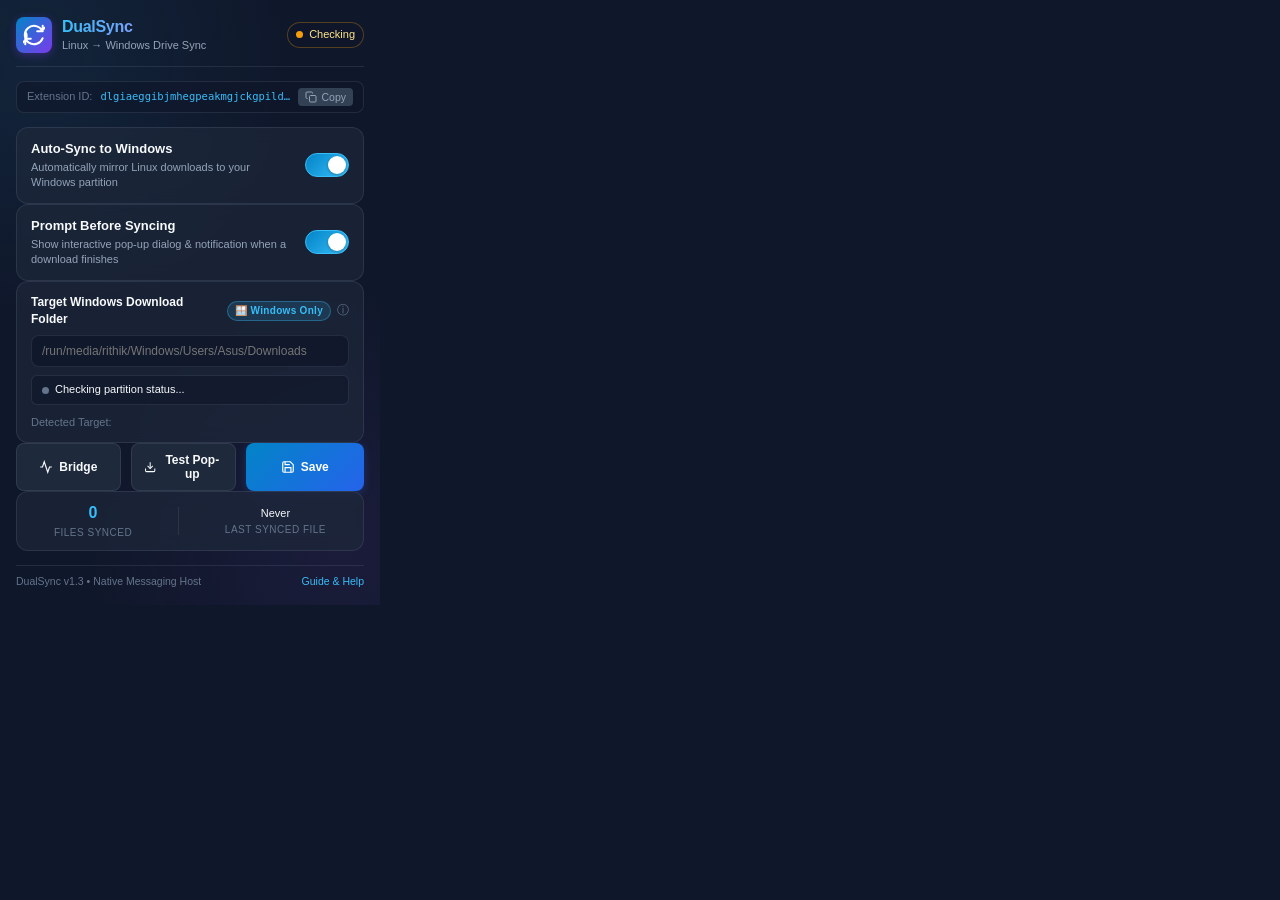
<file: lindows_extension/popup.html>
<!DOCTYPE html>
<html lang="en">

<head>
  <meta charset="UTF-8">
  <meta name="viewport" content="width=device-width, initial-scale=1.0">
  <title>DualSync Settings</title>
  <link rel="stylesheet" href="popup.css">
</head>

<body>
  <div class="app-container">
    <!-- Header -->
    <header class="header">
      <div class="logo-area">
        <div class="icon-wrap">
          <svg width="22" height="22" viewBox="0 0 24 24" fill="none" stroke="currentColor" stroke-width="2.2"
            stroke-linecap="round" stroke-linejoin="round">
            <path
              d="M21.5 2v6h-6M21.34 15.57a10 10 0 1 1-.57-8.38l5.67-5.67M2.5 22v-6h6M2.66 8.43a10 10 0 0 1 .57 8.38L-2.44 22.48" />
          </svg>
        </div>
        <div>
          <h1>DualSync</h1>
          <p class="subtitle" id="subtitle-text">Linux &rarr; Windows Drive Sync</p>
        </div>
      </div>
      <div id="bridge-status-pill" class="status-pill status-unknown" title="Native host status">
        <span class="status-dot"></span>
        <span id="bridge-status-text">Checking</span>
      </div>
    </header>

    <!-- Extension ID & Bridge Status Indicator -->
    <div class="ext-id-container">
      <span class="ext-id-title">Extension ID:</span>
      <span id="ext-id-val" class="ext-id-val">dlgiaeggibjmhegpeakmgjckgpildjdb</span>
      <button type="button" id="copy-id-btn" class="copy-id-btn" title="Copy Extension ID">
        <svg width="12" height="12" viewBox="0 0 24 24" fill="none" stroke="currentColor" stroke-width="2">
          <rect x="9" y="9" width="13" height="13" rx="2" ry="2"></rect>
          <path d="M5 15H4a2 2 0 0 1-2-2V4a2 2 0 0 1 2-2h9a2 2 0 0 1 2 2v1"></path>
        </svg>
        <span id="copy-text">Copy</span>
      </button>
    </div>

    <!-- Main Content Form -->
    <main class="content">
      <!-- Section 1: Main Toggle -->
      <section class="card toggle-card">
        <div class="card-text">
          <div class="card-title" id="auto-sync-title">Auto-Sync to Windows</div>
          <div class="card-desc" id="auto-sync-desc">Automatically mirror Linux downloads to your Windows partition</div>
        </div>
        <label class="switch">
          <input type="checkbox" id="auto-sync-toggle" checked>
          <span class="slider"></span>
        </label>
      </section>

      <!-- Section 2: Confirmation Prompt Toggle -->
      <section class="card toggle-card">
        <div class="card-text">
          <div class="card-title">Prompt Before Syncing</div>
          <div class="card-desc">Show interactive pop-up dialog & notification when a download finishes</div>
        </div>
        <label class="switch">
          <input type="checkbox" id="prompt-toggle" checked>
          <span class="slider"></span>
        </label>
      </section>

      <!-- Section 3: Target Folder Configuration -->
      <section class="card input-card">
        <div class="input-label-row">
          <label for="target-folder" class="input-label" id="target-label-text">
            Target Windows Download Folder
          </label>
          <div class="label-badges">
            <span id="target-badge" class="os-badge os-badge-windows">🪟 Windows Only</span>
            <span class="tooltip" id="target-tooltip" title="In Linux, only Windows partition folders are allowed. Local Linux folders cannot be selected.">&#9432;</span>
          </div>
        </div>

        <div class="input-wrapper">
          <input type="text" id="target-folder" placeholder="/run/media/rithik/Windows/Users/Asus/Downloads" spellcheck="false"
            autocomplete="off" />
        </div>

        <!-- Partition Mount Status Bar -->
        <div id="mount-bar" class="mount-bar">
          <div class="mount-left">
            <span class="mount-dot" id="mount-dot"></span>
            <span id="mount-status-text">Checking partition status...</span>
          </div>
          <button type="button" id="mount-drive-btn" class="mount-btn" style="display:none;">Mount Drive</button>
        </div>

        <!-- Detected Presets (Strictly valid OS partitions only) -->
        <div class="preset-chips" id="preset-chips-box">
          <span class="preset-label" id="preset-label">Detected Target:</span>
          <div id="preset-chips-list" class="preset-chips-list">
            <!-- Dynamically populated from native host -->
          </div>
        </div>
      </section>

      <!-- Section 4: Actions & Test Connection -->
      <div class="actions-row">
        <button id="test-bridge-btn" class="btn btn-secondary" title="Test Native Bridge Connection">
          <svg width="14" height="14" viewBox="0 0 24 24" fill="none" stroke="currentColor" stroke-width="2">
            <polyline points="22 12 18 12 15 21 9 3 6 12 2 12"></polyline>
          </svg>
          Bridge
        </button>
        <button id="test-prompt-btn" class="btn btn-secondary" title="Simulate download completion and test prompt pop-up">
          <svg width="14" height="14" viewBox="0 0 24 24" fill="none" stroke="currentColor" stroke-width="2">
            <path d="M21 15v4a2 2 0 0 1-2 2H5a2 2 0 0 1-2-2v-4"></path>
            <polyline points="7 10 12 15 17 10"></polyline>
            <line x1="12" y1="15" x2="12" y2="3"></line>
          </svg>
          Test Pop-up
        </button>
        <button id="save-btn" class="btn btn-primary">
          <svg width="14" height="14" viewBox="0 0 24 24" fill="none" stroke="currentColor" stroke-width="2">
            <path d="M19 21H5a2 2 0 0 1-2-2V5a2 2 0 0 1 2-2h11l5 5v11a2 2 0 0 1-2 2z"></path>
            <polyline points="17 21 17 13 7 13 7 21"></polyline>
            <polyline points="7 3 7 8 15 8"></polyline>
          </svg>
          Save
        </button>
      </div>

      <!-- Live Info / Status Card -->
      <section id="feedback-card" class="feedback-card hidden">
        <div id="feedback-icon" class="feedback-icon"></div>
        <div class="feedback-body">
          <div id="feedback-title" class="feedback-title"></div>
          <div id="feedback-message" class="feedback-message"></div>
        </div>
      </section>

      <!-- Sync Stats / History -->
      <section class="card stats-card">
        <div class="stat-item">
          <span class="stat-num" id="stat-synced-count">0</span>
          <span class="stat-lbl">Files Synced</span>
        </div>
        <div class="stat-divider"></div>
        <div class="stat-item">
          <span class="stat-val" id="stat-last-synced">Never</span>
          <span class="stat-lbl">Last Synced File</span>
        </div>
      </section>
    </main>

    <!-- Footer -->
    <footer class="footer">
      <span>DualSync v1.3 &bull; Native Messaging Host</span>
      <a href="#" id="view-guide-link">Guide & Help</a>
    </footer>
  </div>

  <script src="popup.js"></script>
</body>

</html>
</file>
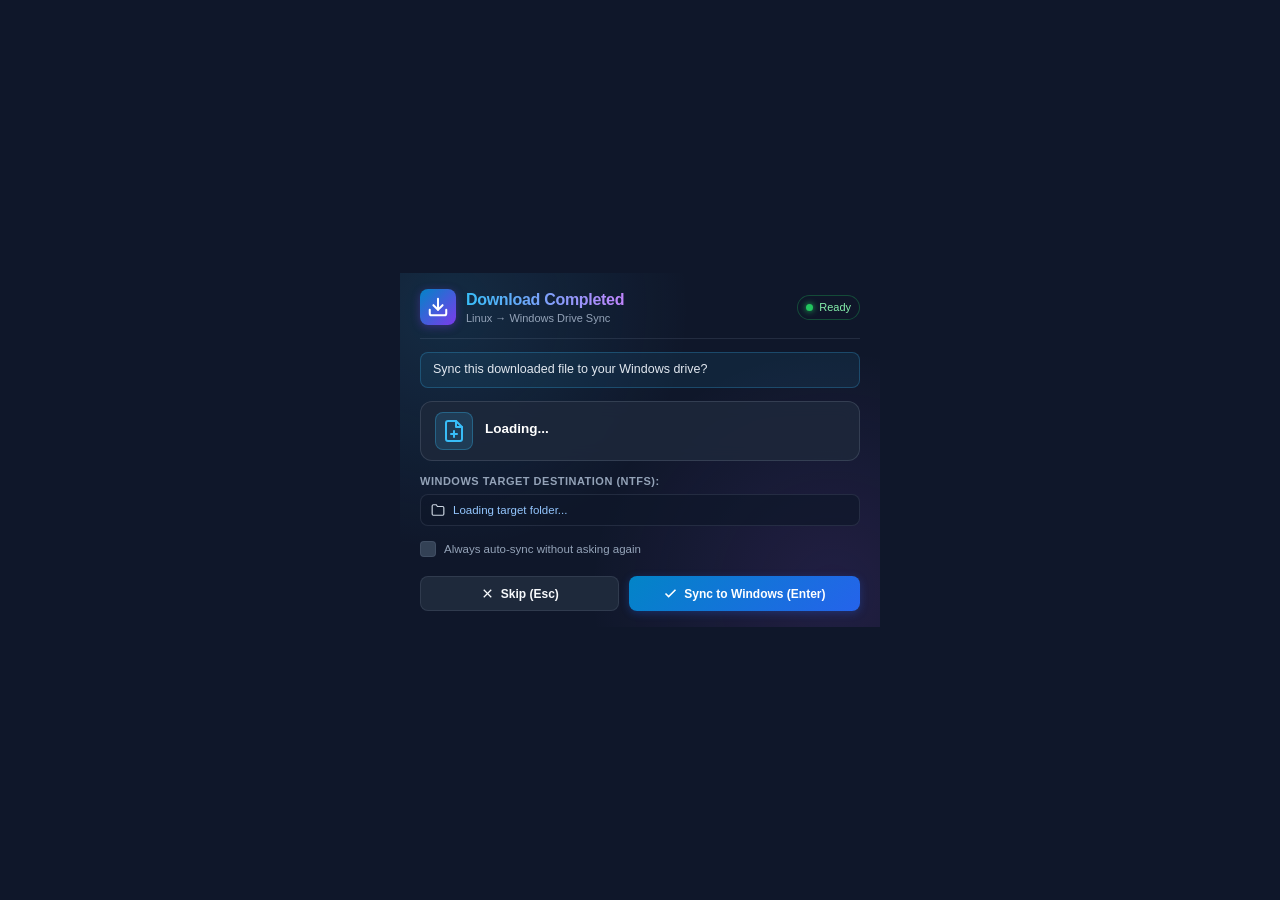
<file: lindows_extension/prompt.html>
<!DOCTYPE html>
<html lang="en">
<head>
  <meta charset="UTF-8">
  <meta name="viewport" content="width=device-width, initial-scale=1.0">
  <title>DualSync - Sync Download?</title>
  <link rel="stylesheet" href="popup.css">
  <link rel="stylesheet" href="prompt.css">
</head>
<body class="prompt-body">
  <div class="prompt-container">
    <!-- Header -->
    <header class="header">
      <div class="logo-area">
        <div class="icon-wrap pulse-anim">
          <svg width="22" height="22" viewBox="0 0 24 24" fill="none" stroke="currentColor" stroke-width="2.2"
            stroke-linecap="round" stroke-linejoin="round">
            <path d="M21 15v4a2 2 0 0 1-2 2H5a2 2 0 0 1-2-2v-4"></path>
            <polyline points="7 10 12 15 17 10"></polyline>
            <line x1="12" y1="15" x2="12" y2="3"></line>
          </svg>
        </div>
        <div>
          <h1>Download Completed</h1>
          <p class="subtitle" id="prompt-subtitle">Linux &rarr; Windows Drive Sync</p>
        </div>
      </div>
      <div class="status-pill status-connected">
        <span class="status-dot"></span>
        <span>Ready</span>
      </div>
    </header>

    <!-- Question Banner -->
    <div class="prompt-question">
      <span id="prompt-question-text">Sync this downloaded file to your Windows drive?</span>
    </div>

    <!-- File Information Card -->
    <div class="card file-card">
      <div class="file-icon-wrap">
        <svg width="24" height="24" viewBox="0 0 24 24" fill="none" stroke="currentColor" stroke-width="2"
          stroke-linecap="round" stroke-linejoin="round">
          <path d="M14 2H6a2 2 0 0 0-2 2v16a2 2 0 0 0 2 2h12a2 2 0 0 0 2-2V8z"></path>
          <polyline points="14 2 14 8 20 8"></polyline>
          <line x1="12" y1="18" x2="12" y2="12"></line>
          <line x1="9" y1="15" x2="15" y2="15"></line>
        </svg>
      </div>
      <div class="file-details">
        <div id="file-name" class="file-name" title="File name">Loading...</div>
        <div id="file-source" class="file-path-subtle" title="Source path"></div>
      </div>
    </div>

    <!-- Destination Target -->
    <div class="target-section">
      <div class="target-header">
        <span class="target-label" id="target-label">Windows Target Destination:</span>
      </div>
      <div class="target-path-box">
        <svg width="14" height="14" viewBox="0 0 24 24" fill="none" stroke="currentColor" stroke-width="2">
          <path d="M22 19a2 2 0 0 1-2 2H4a2 2 0 0 1-2-2V5a2 2 0 0 1 2-2h5l2 3h9a2 2 0 0 1 2 2z"></path>
        </svg>
        <span id="target-folder-display" class="target-folder-text">Loading target folder...</span>
      </div>
    </div>

    <!-- Options -->
    <div class="prompt-options">
      <label class="checkbox-container">
        <input type="checkbox" id="remember-choice">
        <span class="checkmark"></span>
        <span class="checkbox-label">Always auto-sync without asking again</span>
      </label>
    </div>

    <!-- Live Status / Feedback -->
    <div id="prompt-feedback" class="feedback-card hidden">
      <div id="feedback-icon" class="feedback-icon"></div>
      <div class="feedback-body">
        <div id="feedback-title" class="feedback-title"></div>
        <div id="feedback-message" class="feedback-message"></div>
      </div>
    </div>

    <!-- Actions -->
    <div class="prompt-actions">
      <button id="skip-btn" class="btn btn-secondary">
        <svg width="15" height="15" viewBox="0 0 24 24" fill="none" stroke="currentColor" stroke-width="2">
          <line x1="18" y1="6" x2="6" y2="18"></line>
          <line x1="6" y1="6" x2="18" y2="18"></line>
        </svg>
        Skip (Esc)
      </button>
      <button id="sync-btn" class="btn btn-primary">
        <svg id="sync-btn-icon" width="15" height="15" viewBox="0 0 24 24" fill="none" stroke="currentColor" stroke-width="2.5">
          <polyline points="20 6 9 17 4 12"></polyline>
        </svg>
        <span id="sync-btn-text">Sync to Windows (Enter)</span>
      </button>
    </div>
  </div>

  <script src="prompt.js"></script>
</body>
</html>
</file>
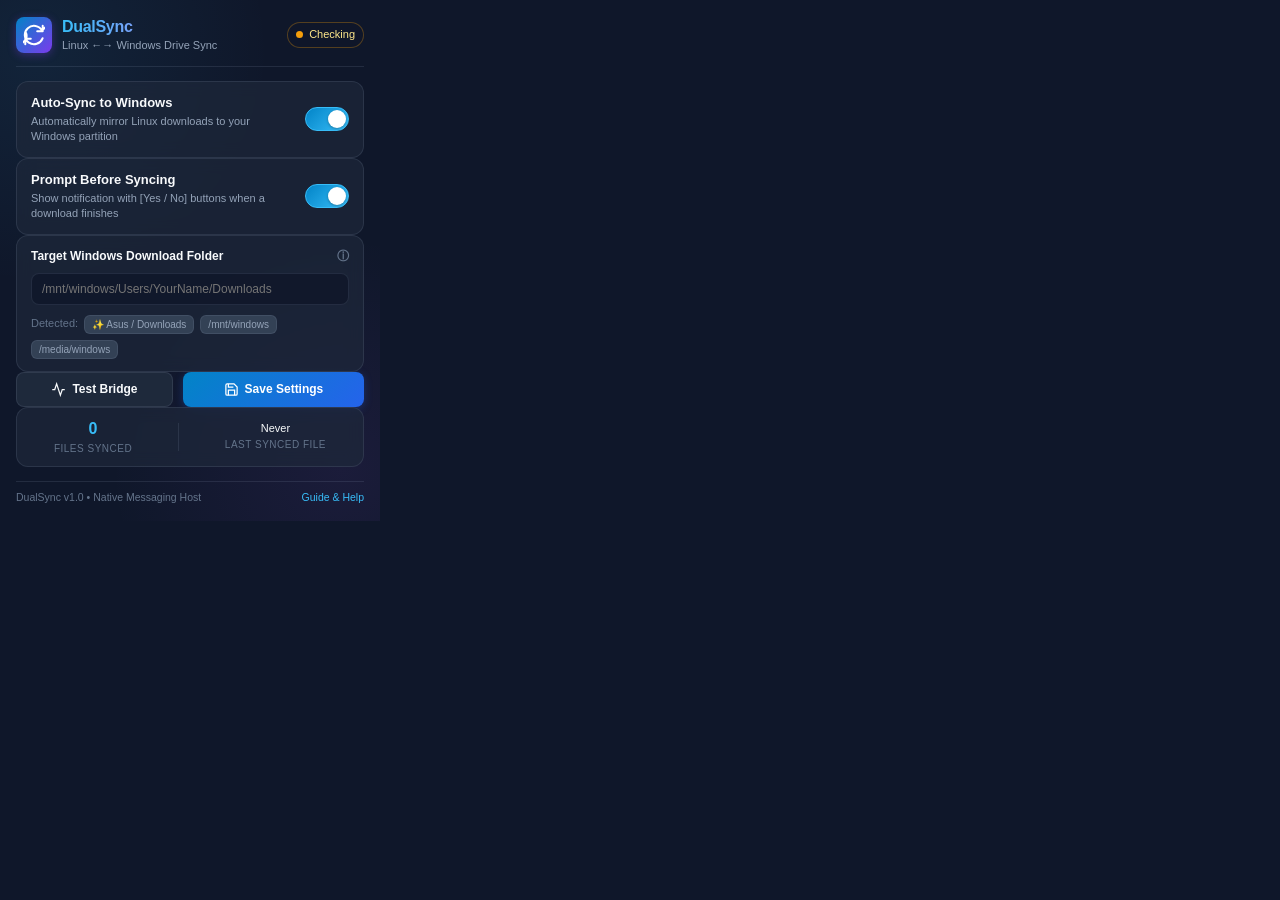
<file: lintos-extension/popup.html>
<!DOCTYPE html>
<html lang="en">

<head>
  <meta charset="UTF-8">
  <meta name="viewport" content="width=device-width, initial-scale=1.0">
  <title>DualSync Settings</title>
  <link rel="stylesheet" href="popup.css">
</head>

<body>
  <div class="app-container">
    <!-- Header -->
    <header class="header">
      <div class="logo-area">
        <div class="icon-wrap">
          <svg width="22" height="22" viewBox="0 0 24 24" fill="none" stroke="currentColor" stroke-width="2.2"
            stroke-linecap="round" stroke-linejoin="round">
            <path
              d="M21.5 2v6h-6M21.34 15.57a10 10 0 1 1-.57-8.38l5.67-5.67M2.5 22v-6h6M2.66 8.43a10 10 0 0 1 .57 8.38L-2.44 22.48" />
          </svg>
        </div>
        <div>
          <h1>DualSync</h1>
          <p class="subtitle">Linux &larr;&rarr; Windows Drive Sync</p>
        </div>
      </div>
      <div id="bridge-status-pill" class="status-pill status-unknown" title="Native host status">
        <span class="status-dot"></span>
        <span id="bridge-status-text">Checking</span>
      </div>
    </header>

    <!-- Main Content Form -->
    <main class="content">
      <!-- Section 1: Main Toggle -->
      <section class="card toggle-card">
        <div class="card-text">
          <div class="card-title">Auto-Sync to Windows</div>
          <div class="card-desc">Automatically mirror Linux downloads to your Windows partition</div>
        </div>
        <label class="switch">
          <input type="checkbox" id="auto-sync-toggle" checked>
          <span class="slider"></span>
        </label>
      </section>

      <!-- Section 2: Confirmation Prompt Toggle -->
      <section class="card toggle-card">
        <div class="card-text">
          <div class="card-title">Prompt Before Syncing</div>
          <div class="card-desc">Show notification with [Yes / No] buttons when a download finishes</div>
        </div>
        <label class="switch">
          <input type="checkbox" id="prompt-toggle" checked>
          <span class="slider"></span>
        </label>
      </section>

      <!-- Section 3: Target Folder Configuration -->
      <section class="card input-card">
        <label for="target-folder" class="input-label">
          <span>Target Windows Download Folder</span>
          <span class="tooltip" title="Absolute path on Linux where your Windows partition is mounted">&#9432;</span>
        </label>
        <div class="input-wrapper">
          <input type="text" id="target-folder" placeholder="/mnt/windows/Users/YourName/Downloads" spellcheck="false"
            autocomplete="off" />
        </div>

        <div class="preset-chips">
          <span class="preset-label">Detected:</span>
          <button type="button" class="chip chip-detected" data-path="/run/media/rithik/Windows/Users/Asus/Downloads">✨
            Asus / Downloads</button>
          <button type="button" class="chip" data-path="/mnt/windows/Users/Downloads">/mnt/windows</button>
          <button type="button" class="chip" data-path="/media/windows/Downloads">/media/windows</button>
        </div>
      </section>

      <!-- Section 4: Actions & Test Connection -->
      <div class="actions-row">
        <button id="test-bridge-btn" class="btn btn-secondary">
          <svg width="15" height="15" viewBox="0 0 24 24" fill="none" stroke="currentColor" stroke-width="2">
            <polyline points="22 12 18 12 15 21 9 3 6 12 2 12"></polyline>
          </svg>
          Test Bridge
        </button>
        <button id="save-btn" class="btn btn-primary">
          <svg width="15" height="15" viewBox="0 0 24 24" fill="none" stroke="currentColor" stroke-width="2">
            <path d="M19 21H5a2 2 0 0 1-2-2V5a2 2 0 0 1 2-2h11l5 5v11a2 2 0 0 1-2 2z"></path>
            <polyline points="17 21 17 13 7 13 7 21"></polyline>
            <polyline points="7 3 7 8 15 8"></polyline>
          </svg>
          Save Settings
        </button>
      </div>

      <!-- Live Info / Status Card -->
      <section id="feedback-card" class="feedback-card hidden">
        <div id="feedback-icon" class="feedback-icon"></div>
        <div class="feedback-body">
          <div id="feedback-title" class="feedback-title"></div>
          <div id="feedback-message" class="feedback-message"></div>
        </div>
      </section>

      <!-- Sync Stats / History -->
      <section class="card stats-card">
        <div class="stat-item">
          <span class="stat-num" id="stat-synced-count">0</span>
          <span class="stat-lbl">Files Synced</span>
        </div>
        <div class="stat-divider"></div>
        <div class="stat-item">
          <span class="stat-val" id="stat-last-synced">Never</span>
          <span class="stat-lbl">Last Synced File</span>
        </div>
      </section>
    </main>

    <!-- Footer -->
    <footer class="footer">
      <span>DualSync v1.0 &bull; Native Messaging Host</span>
      <a href="#" id="view-guide-link">Guide & Help</a>
    </footer>
  </div>

  <script src="popup.js"></script>
</body>

</html>
</file>
<file: lindows_extension/popup.css>
:root {
  --bg-primary: #0f172a;
  --bg-secondary: #1e293b;
  --bg-tertiary: #334155;
  --card-bg: rgba(30, 41, 59, 0.7);
  --border-color: rgba(148, 163, 184, 0.15);
  --border-focus: #38bdf8;
  --text-primary: #f8fafc;
  --text-secondary: #94a3b8;
  --text-muted: #64748b;
  --accent-cyan: #38bdf8;
  --accent-purple: #a855f7;
  --accent-green: #22c55e;
  --accent-red: #ef4444;
  --accent-amber: #f59e0b;
  --radius-lg: 12px;
  --radius-md: 8px;
  --radius-sm: 6px;
  --transition: all 0.2s cubic-bezier(0.4, 0, 0.2, 1);
  --shadow: 0 4px 12px rgba(0, 0, 0, 0.3);
}

* {
  box-sizing: border-box;
  margin: 0;
  padding: 0;
  font-family: -apple-system, BlinkMacSystemFont, "Segoe UI", Roboto, "Helvetica Neue", Arial, sans-serif;
}

body {
  width: 380px;
  background-color: var(--bg-primary);
  color: var(--text-primary);
  font-size: 13px;
  line-height: 1.4;
  user-select: none;
  overflow-x: hidden;
}

.app-container {
  display: flex;
  flex-direction: column;
  padding: 16px;
  gap: 14px;
  background: radial-gradient(circle at 10% 10%, rgba(56, 189, 248, 0.08), transparent 40%),
    radial-gradient(circle at 90% 90%, rgba(168, 85, 247, 0.08), transparent 40%),
    var(--bg-primary);
}

/* Header */
.header {
  display: flex;
  align-items: center;
  justify-content: space-between;
  padding-bottom: 12px;
  border-bottom: 1px solid var(--border-color);
}

.logo-area {
  display: flex;
  align-items: center;
  gap: 10px;
}

.icon-wrap {
  width: 36px;
  height: 36px;
  border-radius: var(--radius-md);
  background: linear-gradient(135deg, #0284c7, #7c3aed);
  display: flex;
  align-items: center;
  justify-content: center;
  color: #fff;
  box-shadow: 0 2px 8px rgba(124, 58, 237, 0.35);
}

h1 {
  font-size: 16px;
  font-weight: 700;
  letter-spacing: -0.3px;
  background: linear-gradient(90deg, #38bdf8, #c084fc);
  -webkit-background-clip: text;
  -webkit-text-fill-color: transparent;
}

.subtitle {
  font-size: 11px;
  color: var(--text-secondary);
}

/* Status Pill */
.status-pill {
  display: flex;
  align-items: center;
  gap: 6px;
  padding: 4px 8px;
  border-radius: 999px;
  font-size: 11px;
  font-weight: 500;
  background: rgba(15, 23, 42, 0.6);
  border: 1px solid var(--border-color);
  transition: var(--transition);
}

.status-dot {
  width: 7px;
  height: 7px;
  border-radius: 50%;
  background: var(--text-muted);
}

.status-connected {
  border-color: rgba(34, 197, 94, 0.3);
  color: #86efac;
}

.status-connected .status-dot {
  background: var(--accent-green);
  box-shadow: 0 0 6px var(--accent-green);
}

.status-disconnected {
  border-color: rgba(239, 68, 68, 0.3);
  color: #fca5a5;
}

.status-disconnected .status-dot {
  background: var(--accent-red);
}

.status-unknown {
  border-color: rgba(245, 158, 11, 0.3);
  color: #fde68a;
}

.status-unknown .status-dot {
  background: var(--accent-amber);
}

/* Cards */
.card {
  background: var(--card-bg);
  backdrop-filter: blur(8px);
  border: 1px solid var(--border-color);
  border-radius: var(--radius-lg);
  padding: 12px 14px;
  transition: var(--transition);
}

.card:hover {
  border-color: rgba(148, 163, 184, 0.3);
}

.toggle-card {
  display: flex;
  align-items: center;
  justify-content: space-between;
  gap: 12px;
}

.card-text {
  display: flex;
  flex-direction: column;
  gap: 2px;
}

.card-title {
  font-size: 13px;
  font-weight: 600;
  color: var(--text-primary);
}

.card-desc {
  font-size: 11px;
  color: var(--text-secondary);
}

/* Switch Toggle */
.switch {
  position: relative;
  display: inline-block;
  width: 44px;
  height: 24px;
  flex-shrink: 0;
}

.switch input {
  opacity: 0;
  width: 0;
  height: 0;
}

.slider {
  position: absolute;
  cursor: pointer;
  top: 0;
  left: 0;
  right: 0;
  bottom: 0;
  background-color: var(--bg-tertiary);
  transition: var(--transition);
  border-radius: 24px;
  border: 1px solid var(--border-color);
}

.slider:before {
  position: absolute;
  content: "";
  height: 18px;
  width: 18px;
  left: 2px;
  bottom: 2px;
  background-color: #ffffff;
  transition: var(--transition);
  border-radius: 50%;
  box-shadow: 0 1px 3px rgba(0, 0, 0, 0.3);
}

input:checked+.slider {
  background: linear-gradient(135deg, #0284c7, #38bdf8);
  border-color: #38bdf8;
}

input:checked+.slider:before {
  transform: translateX(20px);
}

/* Input Card */
.input-card {
  display: flex;
  flex-direction: column;
  gap: 8px;
}

.input-label-row {
  display: flex;
  align-items: center;
  justify-content: space-between;
  gap: 8px;
}

.input-label {
  font-size: 12px;
  font-weight: 600;
  color: var(--text-primary);
}

.label-badges {
  display: flex;
  align-items: center;
  gap: 6px;
}

.os-badge {
  font-size: 10px;
  font-weight: 700;
  padding: 2px 7px;
  border-radius: 999px;
  letter-spacing: 0.3px;
  white-space: nowrap;
}

.os-badge-windows {
  background: rgba(56, 189, 248, 0.15);
  color: #38bdf8;
  border: 1px solid rgba(56, 189, 248, 0.35);
}

.os-badge-linux {
  background: rgba(245, 158, 11, 0.15);
  color: #fbbf24;
  border: 1px solid rgba(245, 158, 11, 0.35);
}

.tooltip {
  cursor: help;
  color: var(--text-muted);
  font-size: 12px;
}

.input-wrapper input {
  width: 100%;
  padding: 8px 10px;
  background: rgba(15, 23, 42, 0.8);
  border: 1px solid var(--border-color);
  border-radius: var(--radius-md);
  color: #fff;
  font-size: 12px;
  outline: none;
  transition: var(--transition);
}

.input-wrapper input:focus {
  border-color: var(--border-focus);
  box-shadow: 0 0 0 2px rgba(56, 189, 248, 0.2);
}

/* Mount Status Bar */
.mount-bar {
  display: flex;
  align-items: center;
  justify-content: space-between;
  padding: 6px 10px;
  background: rgba(15, 23, 42, 0.6);
  border-radius: var(--radius-sm);
  border: 1px solid var(--border-color);
  font-size: 11px;
}

.mount-left {
  display: flex;
  align-items: center;
  gap: 6px;
}

.mount-dot {
  width: 7px;
  height: 7px;
  border-radius: 50%;
  background: var(--text-muted);
}

.mount-dot.mounted {
  background: var(--accent-green);
  box-shadow: 0 0 6px var(--accent-green);
}

.mount-dot.unmounted {
  background: var(--accent-red);
}

.mount-status-text {
  color: var(--text-secondary);
  font-size: 11px;
}

.mount-btn {
  background: linear-gradient(135deg, #0284c7, #2563eb);
  color: #ffffff;
  border: none;
  border-radius: 4px;
  padding: 3px 8px;
  font-size: 10.5px;
  font-weight: 600;
  cursor: pointer;
  transition: var(--transition);
}

.mount-btn:hover {
  background: linear-gradient(135deg, #0369a1, #1d4ed8);
  transform: translateY(-1px);
}

.preset-chips {
  display: flex;
  align-items: center;
  flex-wrap: wrap;
  gap: 6px;
  margin-top: 2px;
}

.preset-label {
  font-size: 11px;
  color: var(--text-muted);
  white-space: nowrap;
}

.preset-chips-list {
  display: flex;
  align-items: center;
  flex-wrap: wrap;
  gap: 6px;
}

.chip {
  background: var(--bg-tertiary);
  border: 1px solid var(--border-color);
  color: var(--text-secondary);
  border-radius: var(--radius-sm);
  padding: 3px 8px;
  font-size: 10.5px;
  cursor: pointer;
  transition: var(--transition);
  display: inline-flex;
  align-items: center;
  gap: 4px;
}

.chip:hover {
  background: #475569;
  color: #ffffff;
  border-color: var(--accent-cyan);
}

.chip-active {
  background: rgba(56, 189, 248, 0.2);
  border-color: var(--accent-cyan);
  color: #38bdf8;
  font-weight: 600;
}

/* Buttons */
.actions-row {
  display: flex;
  gap: 10px;
}

.btn {
  display: inline-flex;
  align-items: center;
  justify-content: center;
  gap: 6px;
  padding: 9px 12px;
  border-radius: var(--radius-md);
  font-size: 12px;
  font-weight: 600;
  cursor: pointer;
  transition: var(--transition);
  border: none;
}

.btn-primary {
  flex: 1.2;
  background: linear-gradient(135deg, #0284c7, #2563eb);
  color: white;
  box-shadow: 0 2px 8px rgba(37, 99, 235, 0.3);
}

.btn-primary:hover {
  background: linear-gradient(135deg, #0369a1, #1d4ed8);
  transform: translateY(-1px);
}

.btn-secondary {
  flex: 1;
  background: var(--bg-secondary);
  border: 1px solid var(--border-color);
  color: var(--text-primary);
}

.btn-secondary:hover {
  background: var(--bg-tertiary);
  border-color: rgba(148, 163, 184, 0.4);
}

/* Feedback Card */
.feedback-card {
  display: flex;
  align-items: flex-start;
  gap: 10px;
  padding: 10px 12px;
  border-radius: var(--radius-md);
  background: rgba(15, 23, 42, 0.9);
  border: 1px solid var(--border-color);
  animation: fadeIn 0.2s ease-in-out;
}

.feedback-card.hidden {
  display: none;
}

.feedback-card.success {
  border-color: rgba(34, 197, 94, 0.4);
  background: rgba(34, 197, 94, 0.08);
}

.feedback-card.error {
  border-color: rgba(239, 68, 68, 0.4);
  background: rgba(239, 68, 68, 0.08);
}

.feedback-title {
  font-size: 12px;
  font-weight: 600;
  color: var(--text-primary);
}

.feedback-message {
  font-size: 11px;
  color: var(--text-secondary);
  word-break: break-word; white-space: pre-line;
  margin-top: 2px;
}

/* Stats Card */
.stats-card {
  display: flex;
  align-items: center;
  justify-content: space-around;
  padding: 10px 14px;
}

.stat-item {
  display: flex;
  flex-direction: column;
  align-items: center;
  text-align: center;
  gap: 2px;
  max-width: 140px;
}

.stat-num {
  font-size: 16px;
  font-weight: 700;
  color: var(--accent-cyan);
}

.stat-val {
  font-size: 11px;
  font-weight: 500;
  color: var(--text-primary);
  white-space: nowrap;
  overflow: hidden;
  text-overflow: ellipsis;
  max-width: 130px;
}

.stat-lbl {
  font-size: 10px;
  color: var(--text-muted);
  text-transform: uppercase;
  letter-spacing: 0.5px;
}

.stat-divider {
  width: 1px;
  height: 28px;
  background-color: var(--border-color);
}

/* Footer */
.footer {
  display: flex;
  align-items: center;
  justify-content: space-between;
  padding-top: 8px;
  border-top: 1px solid var(--border-color);
  font-size: 10.5px;
  color: var(--text-muted);
}

.footer a {
  color: var(--accent-cyan);
  text-decoration: none;
}

.footer a:hover {
  text-decoration: underline;
}

@keyframes fadeIn {
  from {
    opacity: 0;
    transform: translateY(-4px);
  }

  to {
    opacity: 1;
    transform: translateY(0);
  }
}

/* Extension ID Bar */
.ext-id-container {
  display: flex;
  align-items: center;
  justify-content: space-between;
  background: rgba(15, 23, 42, 0.6);
  border: 1px solid var(--border-color);
  border-radius: var(--radius-md);
  padding: 6px 10px;
  font-size: 11px;
  gap: 8px;
}

.ext-id-title {
  color: var(--text-muted);
  font-weight: 500;
  white-space: nowrap;
}

.ext-id-val {
  font-family: ui-monospace, SFMono-Regular, Menlo, Monaco, Consolas, monospace;
  color: var(--accent-cyan);
  font-size: 10.5px;
  overflow: hidden;
  text-overflow: ellipsis;
  white-space: nowrap;
  user-select: all;
}

.copy-id-btn {
  display: flex;
  align-items: center;
  gap: 4px;
  background: var(--bg-tertiary);
  color: var(--text-secondary);
  border: none;
  border-radius: 4px;
  padding: 3px 7px;
  font-size: 10.5px;
  cursor: pointer;
  transition: var(--transition);
  white-space: nowrap;
}

.copy-id-btn:hover {
  background: var(--accent-cyan);
  color: #0f172a;
}
</file>
<file: lindows_extension/prompt.css>
/* DualSync Prompt Window Styles */

.prompt-body {
  width: 100% !important;
  min-height: 100vh;
  margin: 0;
  padding: 0;
  background-color: var(--bg-primary);
  display: flex;
  align-items: center;
  justify-content: center;
  user-select: none;
  overflow: hidden;
}

.prompt-container {
  width: 100%;
  max-width: 480px;
  display: flex;
  flex-direction: column;
  padding: 16px 20px;
  gap: 13px;
  background: radial-gradient(circle at 10% 10%, rgba(56, 189, 248, 0.12), transparent 45%),
              radial-gradient(circle at 90% 90%, rgba(168, 85, 247, 0.12), transparent 45%),
              var(--bg-primary);
}

.pulse-anim {
  animation: pulseGlow 2s infinite ease-in-out;
}

@keyframes pulseGlow {
  0%, 100% {
    box-shadow: 0 0 10px rgba(56, 189, 248, 0.35);
  }
  50% {
    box-shadow: 0 0 18px rgba(168, 85, 247, 0.6);
  }
}

.prompt-question {
  background: rgba(56, 189, 248, 0.08);
  border: 1px solid rgba(56, 189, 248, 0.25);
  border-radius: var(--radius-md);
  padding: 8px 12px;
  font-size: 12.5px;
  font-weight: 500;
  color: #e2e8f0;
  display: flex;
  align-items: center;
  gap: 8px;
}

.file-card {
  display: flex;
  align-items: center;
  gap: 12px;
  padding: 10px 14px;
  background: rgba(30, 41, 59, 0.85);
  border: 1px solid rgba(148, 163, 184, 0.2);
}

.file-icon-wrap {
  width: 38px;
  height: 38px;
  border-radius: var(--radius-md);
  background: rgba(56, 189, 248, 0.15);
  border: 1px solid rgba(56, 189, 248, 0.3);
  display: flex;
  align-items: center;
  justify-content: center;
  color: var(--accent-cyan);
  flex-shrink: 0;
}

.file-details {
  display: flex;
  flex-direction: column;
  gap: 3px;
  overflow: hidden;
  flex: 1;
}

.file-name {
  font-size: 13.5px;
  font-weight: 600;
  color: #fff;
  white-space: nowrap;
  overflow: hidden;
  text-overflow: ellipsis;
}

.file-path-subtle {
  font-size: 11px;
  color: var(--text-muted);
  white-space: nowrap;
  overflow: hidden;
  text-overflow: ellipsis;
}

.target-section {
  display: flex;
  flex-direction: column;
  gap: 5px;
}

.target-header {
  font-size: 11px;
  font-weight: 600;
  color: var(--text-secondary);
  text-transform: uppercase;
  letter-spacing: 0.5px;
}

.target-path-box {
  display: flex;
  align-items: center;
  gap: 8px;
  background: rgba(15, 23, 42, 0.7);
  border: 1px solid var(--border-color);
  border-radius: var(--radius-md);
  padding: 7px 10px;
  color: #cbd5e1;
  font-size: 11.5px;
  font-family: ui-monospace, SFMono-Regular, Menlo, Monaco, Consolas, monospace;
}

.target-folder-text {
  overflow: hidden;
  text-overflow: ellipsis;
  white-space: nowrap;
  color: #93c5fd;
}

/* Checkbox */
.prompt-options {
  display: flex;
  align-items: center;
  padding: 2px 0;
}

.checkbox-container {
  display: flex;
  align-items: center;
  position: relative;
  cursor: pointer;
  font-size: 11.5px;
  color: var(--text-secondary);
  user-select: none;
  gap: 8px;
}

.checkbox-container input {
  position: absolute;
  opacity: 0;
  cursor: pointer;
  height: 0;
  width: 0;
}

.checkmark {
  width: 16px;
  height: 16px;
  background-color: var(--bg-tertiary);
  border: 1px solid var(--border-color);
  border-radius: 4px;
  transition: var(--transition);
  display: flex;
  align-items: center;
  justify-content: center;
}

.checkbox-container:hover input ~ .checkmark {
  border-color: var(--accent-cyan);
}

.checkbox-container input:checked ~ .checkmark {
  background-color: #0284c7;
  border-color: #38bdf8;
}

.checkmark:after {
  content: "";
  display: none;
  width: 4px;
  height: 8px;
  border: solid white;
  border-width: 0 2px 2px 0;
  transform: rotate(45deg);
  margin-bottom: 2px;
}

.checkbox-container input:checked ~ .checkmark:after {
  display: block;
}

.prompt-actions {
  display: flex;
  gap: 10px;
  margin-top: 4px;
}

.btn-primary:focus, .btn-secondary:focus {
  outline: 2px solid var(--border-focus);
}

.spinning {
  animation: spin 1s linear infinite;
}

@keyframes spin {
  from { transform: rotate(0deg); }
  to { transform: rotate(360deg); }
}
</file>
<file: lintos-extension/popup.css>
:root {
  --bg-primary: #0f172a;
  --bg-secondary: #1e293b;
  --bg-tertiary: #334155;
  --card-bg: rgba(30, 41, 59, 0.7);
  --border-color: rgba(148, 163, 184, 0.15);
  --border-focus: #38bdf8;
  --text-primary: #f8fafc;
  --text-secondary: #94a3b8;
  --text-muted: #64748b;
  --accent-cyan: #38bdf8;
  --accent-purple: #a855f7;
  --accent-green: #22c55e;
  --accent-red: #ef4444;
  --accent-amber: #f59e0b;
  --radius-lg: 12px;
  --radius-md: 8px;
  --radius-sm: 6px;
  --transition: all 0.2s cubic-bezier(0.4, 0, 0.2, 1);
  --shadow: 0 4px 12px rgba(0, 0, 0, 0.3);
}

* {
  box-sizing: border-box;
  margin: 0;
  padding: 0;
  font-family: -apple-system, BlinkMacSystemFont, "Segoe UI", Roboto, "Helvetica Neue", Arial, sans-serif;
}

body {
  width: 380px;
  background-color: var(--bg-primary);
  color: var(--text-primary);
  font-size: 13px;
  line-height: 1.4;
  user-select: none;
  overflow-x: hidden;
}

.app-container {
  display: flex;
  flex-direction: column;
  padding: 16px;
  gap: 14px;
  background: radial-gradient(circle at 10% 10%, rgba(56, 189, 248, 0.08), transparent 40%),
    radial-gradient(circle at 90% 90%, rgba(168, 85, 247, 0.08), transparent 40%),
    var(--bg-primary);
}

/* Header */
.header {
  display: flex;
  align-items: center;
  justify-content: space-between;
  padding-bottom: 12px;
  border-bottom: 1px solid var(--border-color);
}

.logo-area {
  display: flex;
  align-items: center;
  gap: 10px;
}

.icon-wrap {
  width: 36px;
  height: 36px;
  border-radius: var(--radius-md);
  background: linear-gradient(135deg, #0284c7, #7c3aed);
  display: flex;
  align-items: center;
  justify-content: center;
  color: #fff;
  box-shadow: 0 2px 8px rgba(124, 58, 237, 0.35);
}

h1 {
  font-size: 16px;
  font-weight: 700;
  letter-spacing: -0.3px;
  background: linear-gradient(90deg, #38bdf8, #c084fc);
  -webkit-background-clip: text;
  -webkit-text-fill-color: transparent;
}

.subtitle {
  font-size: 11px;
  color: var(--text-secondary);
}

/* Status Pill */
.status-pill {
  display: flex;
  align-items: center;
  gap: 6px;
  padding: 4px 8px;
  border-radius: 999px;
  font-size: 11px;
  font-weight: 500;
  background: rgba(15, 23, 42, 0.6);
  border: 1px solid var(--border-color);
  transition: var(--transition);
}

.status-dot {
  width: 7px;
  height: 7px;
  border-radius: 50%;
  background: var(--text-muted);
}

.status-connected {
  border-color: rgba(34, 197, 94, 0.3);
  color: #86efac;
}

.status-connected .status-dot {
  background: var(--accent-green);
  box-shadow: 0 0 6px var(--accent-green);
}

.status-disconnected {
  border-color: rgba(239, 68, 68, 0.3);
  color: #fca5a5;
}

.status-disconnected .status-dot {
  background: var(--accent-red);
}

.status-unknown {
  border-color: rgba(245, 158, 11, 0.3);
  color: #fde68a;
}

.status-unknown .status-dot {
  background: var(--accent-amber);
}

/* Cards */
.card {
  background: var(--card-bg);
  backdrop-filter: blur(8px);
  border: 1px solid var(--border-color);
  border-radius: var(--radius-lg);
  padding: 12px 14px;
  transition: var(--transition);
}

.card:hover {
  border-color: rgba(148, 163, 184, 0.3);
}

.toggle-card {
  display: flex;
  align-items: center;
  justify-content: space-between;
  gap: 12px;
}

.card-text {
  display: flex;
  flex-direction: column;
  gap: 2px;
}

.card-title {
  font-size: 13px;
  font-weight: 600;
  color: var(--text-primary);
}

.card-desc {
  font-size: 11px;
  color: var(--text-secondary);
}

/* Switch Toggle */
.switch {
  position: relative;
  display: inline-block;
  width: 44px;
  height: 24px;
  flex-shrink: 0;
}

.switch input {
  opacity: 0;
  width: 0;
  height: 0;
}

.slider {
  position: absolute;
  cursor: pointer;
  top: 0;
  left: 0;
  right: 0;
  bottom: 0;
  background-color: var(--bg-tertiary);
  transition: var(--transition);
  border-radius: 24px;
  border: 1px solid var(--border-color);
}

.slider:before {
  position: absolute;
  content: "";
  height: 18px;
  width: 18px;
  left: 2px;
  bottom: 2px;
  background-color: #ffffff;
  transition: var(--transition);
  border-radius: 50%;
  box-shadow: 0 1px 3px rgba(0, 0, 0, 0.3);
}

input:checked+.slider {
  background: linear-gradient(135deg, #0284c7, #38bdf8);
  border-color: #38bdf8;
}

input:checked+.slider:before {
  transform: translateX(20px);
}

/* Input Card */
.input-card {
  display: flex;
  flex-direction: column;
  gap: 8px;
}

.input-label {
  display: flex;
  align-items: center;
  justify-content: space-between;
  font-size: 12px;
  font-weight: 600;
  color: var(--text-primary);
}

.tooltip {
  cursor: help;
  color: var(--text-muted);
  font-size: 12px;
}

.input-wrapper input {
  width: 100%;
  padding: 8px 10px;
  background: rgba(15, 23, 42, 0.8);
  border: 1px solid var(--border-color);
  border-radius: var(--radius-md);
  color: #fff;
  font-size: 12px;
  outline: none;
  transition: var(--transition);
}

.input-wrapper input:focus {
  border-color: var(--border-focus);
  box-shadow: 0 0 0 2px rgba(56, 189, 248, 0.2);
}

.preset-chips {
  display: flex;
  align-items: center;
  flex-wrap: wrap;
  gap: 6px;
  margin-top: 2px;
}

.preset-label {
  font-size: 11px;
  color: var(--text-muted);
}

.chip {
  background: var(--bg-tertiary);
  border: 1px solid var(--border-color);
  color: var(--text-secondary);
  border-radius: var(--radius-sm);
  padding: 3px 7px;
  font-size: 10px;
  cursor: pointer;
  transition: var(--transition);
}

.chip:hover {
  background: #475569;
  color: #ffffff;
  border-color: var(--accent-cyan);
}

/* Buttons */
.actions-row {
  display: flex;
  gap: 10px;
}

.btn {
  display: inline-flex;
  align-items: center;
  justify-content: center;
  gap: 6px;
  padding: 9px 12px;
  border-radius: var(--radius-md);
  font-size: 12px;
  font-weight: 600;
  cursor: pointer;
  transition: var(--transition);
  border: none;
}

.btn-primary {
  flex: 1.2;
  background: linear-gradient(135deg, #0284c7, #2563eb);
  color: white;
  box-shadow: 0 2px 8px rgba(37, 99, 235, 0.3);
}

.btn-primary:hover {
  background: linear-gradient(135deg, #0369a1, #1d4ed8);
  transform: translateY(-1px);
}

.btn-secondary {
  flex: 1;
  background: var(--bg-secondary);
  border: 1px solid var(--border-color);
  color: var(--text-primary);
}

.btn-secondary:hover {
  background: var(--bg-tertiary);
  border-color: rgba(148, 163, 184, 0.4);
}

/* Feedback Card */
.feedback-card {
  display: flex;
  align-items: flex-start;
  gap: 10px;
  padding: 10px 12px;
  border-radius: var(--radius-md);
  background: rgba(15, 23, 42, 0.9);
  border: 1px solid var(--border-color);
  animation: fadeIn 0.2s ease-in-out;
}

.feedback-card.hidden {
  display: none;
}

.feedback-card.success {
  border-color: rgba(34, 197, 94, 0.4);
  background: rgba(34, 197, 94, 0.08);
}

.feedback-card.error {
  border-color: rgba(239, 68, 68, 0.4);
  background: rgba(239, 68, 68, 0.08);
}

.feedback-title {
  font-size: 12px;
  font-weight: 600;
  color: var(--text-primary);
}

.feedback-message {
  font-size: 11px;
  color: var(--text-secondary);
  word-break: break-word;
  margin-top: 2px;
}

/* Stats Card */
.stats-card {
  display: flex;
  align-items: center;
  justify-content: space-around;
  padding: 10px 14px;
}

.stat-item {
  display: flex;
  flex-direction: column;
  align-items: center;
  text-align: center;
  gap: 2px;
  max-width: 140px;
}

.stat-num {
  font-size: 16px;
  font-weight: 700;
  color: var(--accent-cyan);
}

.stat-val {
  font-size: 11px;
  font-weight: 500;
  color: var(--text-primary);
  white-space: nowrap;
  overflow: hidden;
  text-overflow: ellipsis;
  max-width: 130px;
}

.stat-lbl {
  font-size: 10px;
  color: var(--text-muted);
  text-transform: uppercase;
  letter-spacing: 0.5px;
}

.stat-divider {
  width: 1px;
  height: 28px;
  background-color: var(--border-color);
}

/* Footer */
.footer {
  display: flex;
  align-items: center;
  justify-content: space-between;
  padding-top: 8px;
  border-top: 1px solid var(--border-color);
  font-size: 10.5px;
  color: var(--text-muted);
}

.footer a {
  color: var(--accent-cyan);
  text-decoration: none;
}

.footer a:hover {
  text-decoration: underline;
}

@keyframes fadeIn {
  from {
    opacity: 0;
    transform: translateY(-4px);
  }

  to {
    opacity: 1;
    transform: translateY(0);
  }
}
</file>
